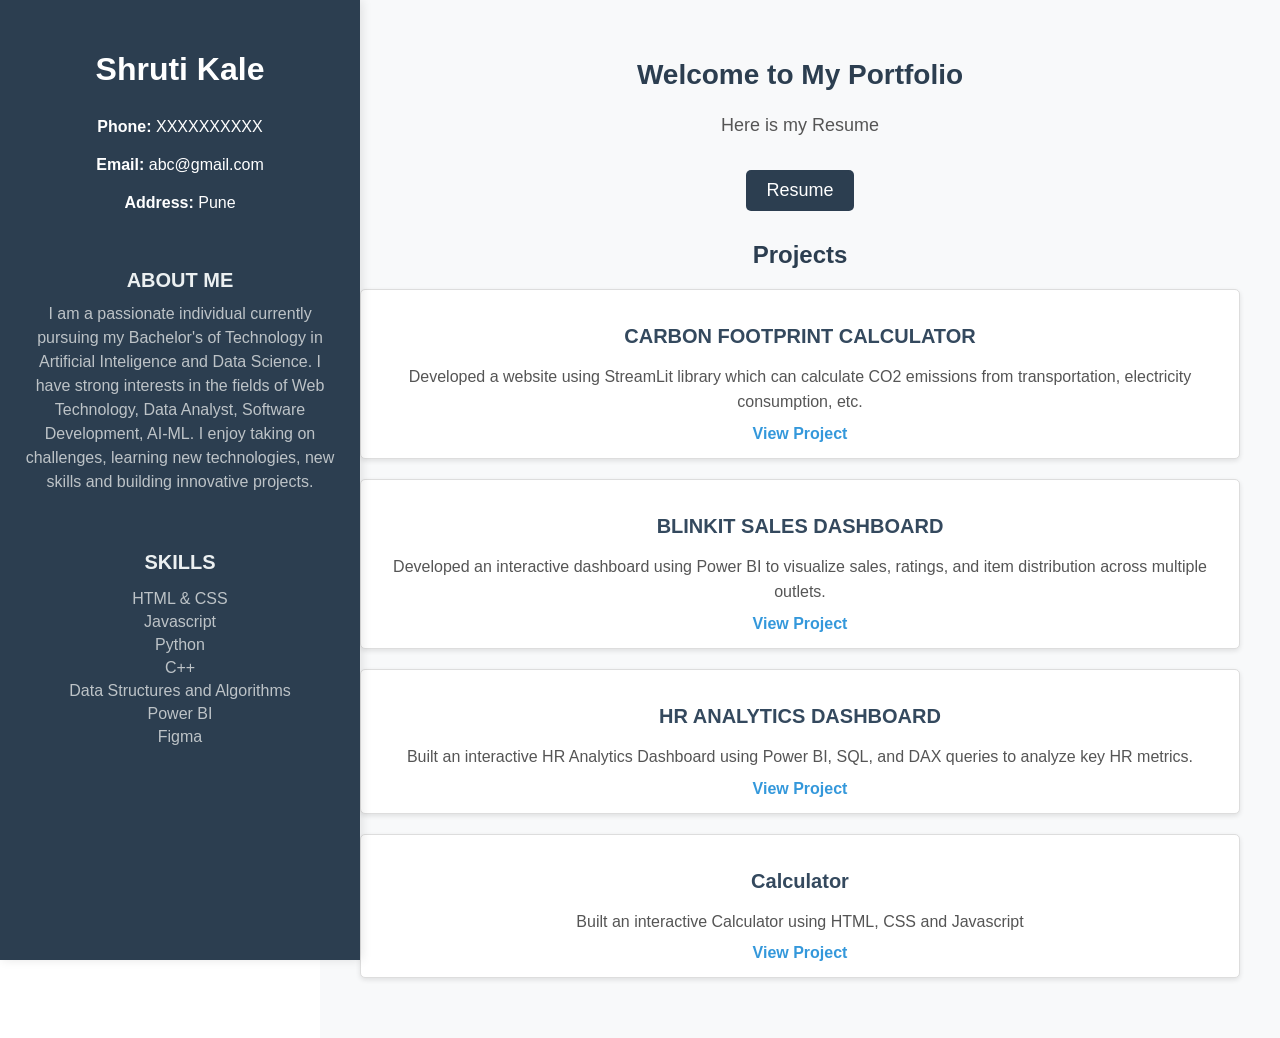
<file: My_Portfolio/index.html>
<!DOCTYPE html>
<html lang="en">
<head>
    <meta charset="UTF-8">
    <meta name="viewport" content="width=device-width, initial-scale=1.0">
    <title>My Portfolio</title>
    <link rel="stylesheet" href="portfolio.css">
</head>
<body>
    <div class="container">
        <!-- Sidebar -->
        <div class="sidebar">
            <h1>Shruti Kale</h1>
            <p><strong>Phone:</strong> XXXXXXXXXX</p>
            <p><strong>Email:</strong> abc@gmail.com</p>
            <p><strong>Address:</strong> Pune</p>
            <div class="about-me">
                <h2>About Me</h2>
                <p>
                    I am a passionate individual currently pursuing my Bachelor's of Technology in Artificial Inteligence and Data Science.
                    I have strong interests in the fields of Web Technology, Data Analyst, Software Development, AI-ML.
                    I enjoy taking on challenges, learning new technologies, new skills and building innovative projects.
                </p>

            </div>
            <div class="skills">
                <h2>Skills</h2>
                <ul>
                    <li>HTML & CSS</li>
                    <li>Javascript</li>
                    <li>Python</li>
                    <li>C++</li>
                    <li>Data Structures and Algorithms</li>
                    <li>Power BI</li>
                    <li>Figma</li>
                </ul>
            </div>
        </div>

        <!-- Main Content -->
        <div class="main-content">
            <h1>Welcome to My Portfolio</h1>
            <p>Here is my Resume</p>
            
            <!-- Navigation Links -->
            <div class="nav-links-1">
                <a href="Resume.pdf">Resume</a>
            </div>
            <div class="projects">
                <h2>Projects</h2>
                
                <!-- Project 1 -->
                <div class="project">
                    <h3>CARBON FOOTPRINT CALCULATOR</h3>
                    <p> Developed a website using StreamLit library which can calculate CO2 emissions from transportation, electricity consumption, 
                        etc.  </p>
                    <a href="#" target="_blank">View Project</a>
                </div>
                
                <!-- Project 2 -->
                <div class="project">
                    <h3>BLINKIT SALES DASHBOARD</h3>
                    <p> Developed an interactive dashboard using Power BI to visualize sales, ratings, and item distribution across multiple outlets.</p>
                    <a href="#" target="_blank">View Project</a>
                </div>
                
                <!-- Project 3 -->
                <div class="project">
                    <h3>HR ANALYTICS DASHBOARD</h3>
                    <p>Built an interactive HR Analytics Dashboard using Power BI, SQL, and DAX queries to analyze key HR metrics. </p>
                    <a href="#" target="_blank">View Project</a>
                </div>

                 <!-- Project 3 -->
                <div class="project">
                    <h3>Calculator</h3>
                    <p>Built an interactive Calculator using HTML, CSS and Javascript </p>
                    <a href="#" target="_blank">View Project</a>
                </div>

        </div>
    </div>
</body>
</html>
</file>
<file: My_Portfolio/portfolio.css>
/* General Styling */
body {
    margin: 0;
    font-family: 'Arial', sans-serif;
    color: #333;
    display: flex;
    min-height: 100vh;
}

.container {
    display: flex;
    width: 100%;
}

/* Sidebar Styling */
.sidebar {
    width: 25%;
    background-color: #2c3e50;
    color: white;
    padding: 30px 20px;
    box-shadow: 2px 0 10px rgba(0, 0, 0, 0.1);
    display: flex;
    flex-direction: column;
    align-items: center;
    position: fixed;
    height: 100%;
}

.sidebar h1 {
    font-size: 32px;
    font-weight: bold;
    margin-bottom: 20px;
    text-align: center;
}

.sidebar p {
    font-size: 16px;
    margin: 10px 0;
    text-align: center;
}

.about-me {
    margin-top: 30px;
    text-align: center;
}

.about-me h2{
   font-size: 20px;
    margin-bottom: 10px;
    font-weight: bold;
    text-transform: uppercase;
    color: #ecf0f1;
}

.about-me p {
    font-size: 16px;
    line-height: 1.5;
    color: #bdc3c7;
}

.skills {
    margin-top: 30px;
    text-align: center;
}

.skills h2{
    font-size: 20px;
    margin-bottom: 10px;
    font-weight: bold;
    text-transform: uppercase;
    color: #ecf0f1;
}

.skills ul{
    list-style-type: none;
    padding: 0;
}

.skills li {
    font-size: 16px;
    margin: 5px 0;
    color: #bdc3c7;
}

/* Main Content Styling */
.main-content {
    margin-left: 25%;
    padding: 40px;
    background-color: #f8f9fa;
    width: 75%;
    text-align: center;
    box-sizing: border-box;
}

.main-content h1 {
    font-size: 28px;
    margin-bottom: 20px;
    font-weight: bold;
    color: #2c3e50;
    text-align: center;
}

.main-content p {
    font-size: 18px;
    line-height: 1.6;
    color: #555;
    margin-bottom: 30px;
    text-align: center;
}

/* Navigation Links Styling */
.nav-links-1 {
    display: flex;
    gap: 20px;
    justify-content:center; /* Align links to the left */
    margin-top: 20px;
}

.nav-links-1 a {
    font-size: 18px;
    color: white;
    text-decoration: none;
    padding: 10px 20px;
    background-color: #2c3e50;
    border-radius: 5px;
    transition: all 0.3s ease;
}

.nav-links-1 a:hover {
    background-color: #34495e;
}

/* Projects Section Styling */
/* Projects Section Styling */
.projects {
    margin-top: 30px;
}

.projects h2 {
    font-size: 24px;
    margin-bottom: 20px;
    font-weight: bold;
    color: #2c3e50;
}

.project {
    margin-bottom: 20px;
    padding: 15px;
    background-color: #ffffff;
    border: 1px solid #ddd;
    border-radius: 5px;
    box-shadow: 0 2px 5px rgba(0, 0, 0, 0.1);
}

.project h3 {
    font-size: 20px;
    margin-bottom: 10px;
    color: #34495e;
}

.project p {
    font-size: 16px;
    color: #555;
    margin-bottom: 10px;
}

.project a {
    font-size: 16px;
    color: #3498db;
    text-decoration: none;
    font-weight: bold;
}

.project a:hover {
    text-decoration: underline;
}
</file>
